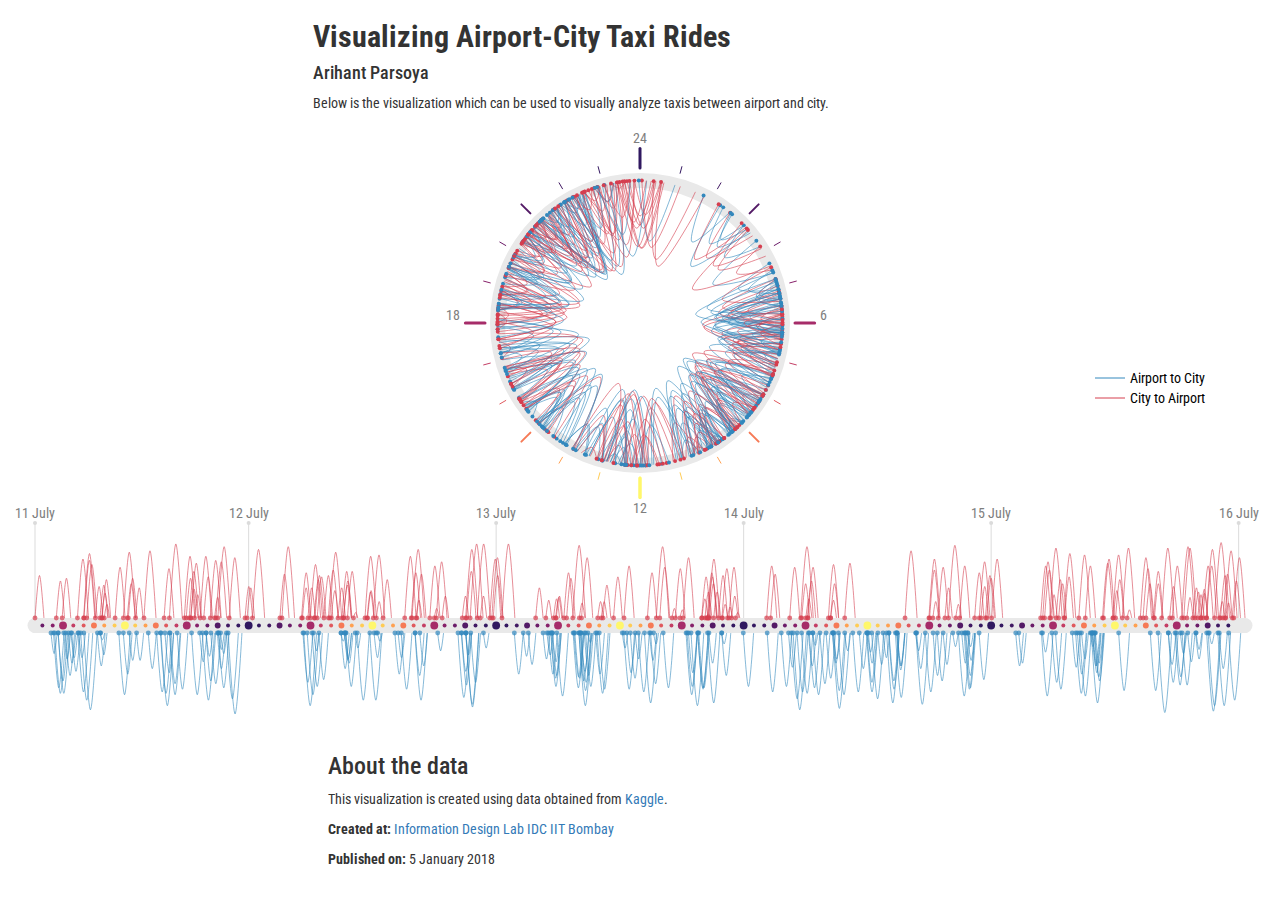
<file: airport_city_taxi/index.html>
<!DOCTYPE html>
<html lang="en">
  <head>
    <!-- India State Map  -->
    <title>Visualizing Airport-City Taxi Rides</title>

    <!--  Scripts  -->
    <script src="scripts/queue.js"></script>
    <script type="text/javascript" src="scripts/jquery-3.1.1.min.js"></script>
    <script src="scripts/select2.min.js"></script>
    <script src="scripts/bootstrap/bootstrap.min.js"></script>
    <link href="scripts/bootstrap/bootstrap.min.css" rel="stylesheet" />
    <link href="https://fonts.googleapis.com/css?family=Roboto+Condensed" rel="stylesheet">
    <script type="text/javascript" src="scripts/d3.v4.js"></script>
    <link href="css/main.css" rel="stylesheet">
  </head>

<body>
  <div class="section">
    <div class='row'>
      <div class="col-md-3"></div>
      <div class="col-md-6">
        <div class='row' class="footer">
            <h2><b>Visualizing Airport-City Taxi Rides</b></h2>
            <h4>Arihant Parsoya</h4>
            <p>
              Below is the visualization which can be used to visually analyze taxis between airport and city.
            </p>
        </div>
      </div>
      <div class="col-md-3"></div>
    </div>
  </div>



  <div class="section">
    <div class='row'>
        <div id="chart">          </div>
    </div>
  </div>


  <div class="section">
    <div class="row">
      <div class="col-md-3"></div>
      <div class="col-md-6">
        <h3>About the data</h3>
        <p>
          This visualization is created using data obtained from <a href='https://www.kaggle.com/sanjaykushwah/uber-request-data/data'>Kaggle</a>.
          <br />
        </p>
        <p>
          <b>Created at:</b>   <a href="https://info-design-lab.github.io">Information Design Lab IDC IIT Bombay</a>
        </p>
        <p>
          <b>Published on:</b> 5 January 2018
        </p>
        <div id="disqus_thread"></div>
      </div>
      <div class="col-md-3"></div>
    </div>
  </div>

  <script src="js/script.js">  </script>
  <script>

  /**
  *  RECOMMENDED CONFIGURATION VARIABLES: EDIT AND UNCOMMENT THE SECTION BELOW TO INSERT DYNAMIC VALUES FROM YOUR PLATFORM OR CMS.
  *  LEARN WHY DEFINING THESE VARIABLES IS IMPORTANT: https://disqus.com/admin/universalcode/#configuration-variables*/
  var disqus_config = function () {
  this.page.url = PAGE_URL;  // Replace PAGE_URL with your page's canonical URL variable
  this.page.identifier = PAGE_IDENTIFIER; // Replace PAGE_IDENTIFIER with your page's unique identifier variable
  };
  (function() { // DON'T EDIT BELOW THIS LINE
  var d = document, s = d.createElement('script');
  s.src = 'https://visualizing-airport-city-taxi-rides.disqus.com/embed.js';
  s.setAttribute('data-timestamp', +new Date());
  (d.head || d.body).appendChild(s);
  })();
  </script>
  
  <noscript>Please enable JavaScript to view the <a href="https://disqus.com/?ref_noscript">comments powered by Disqus.</a></noscript>
</body>
</html>
</file>
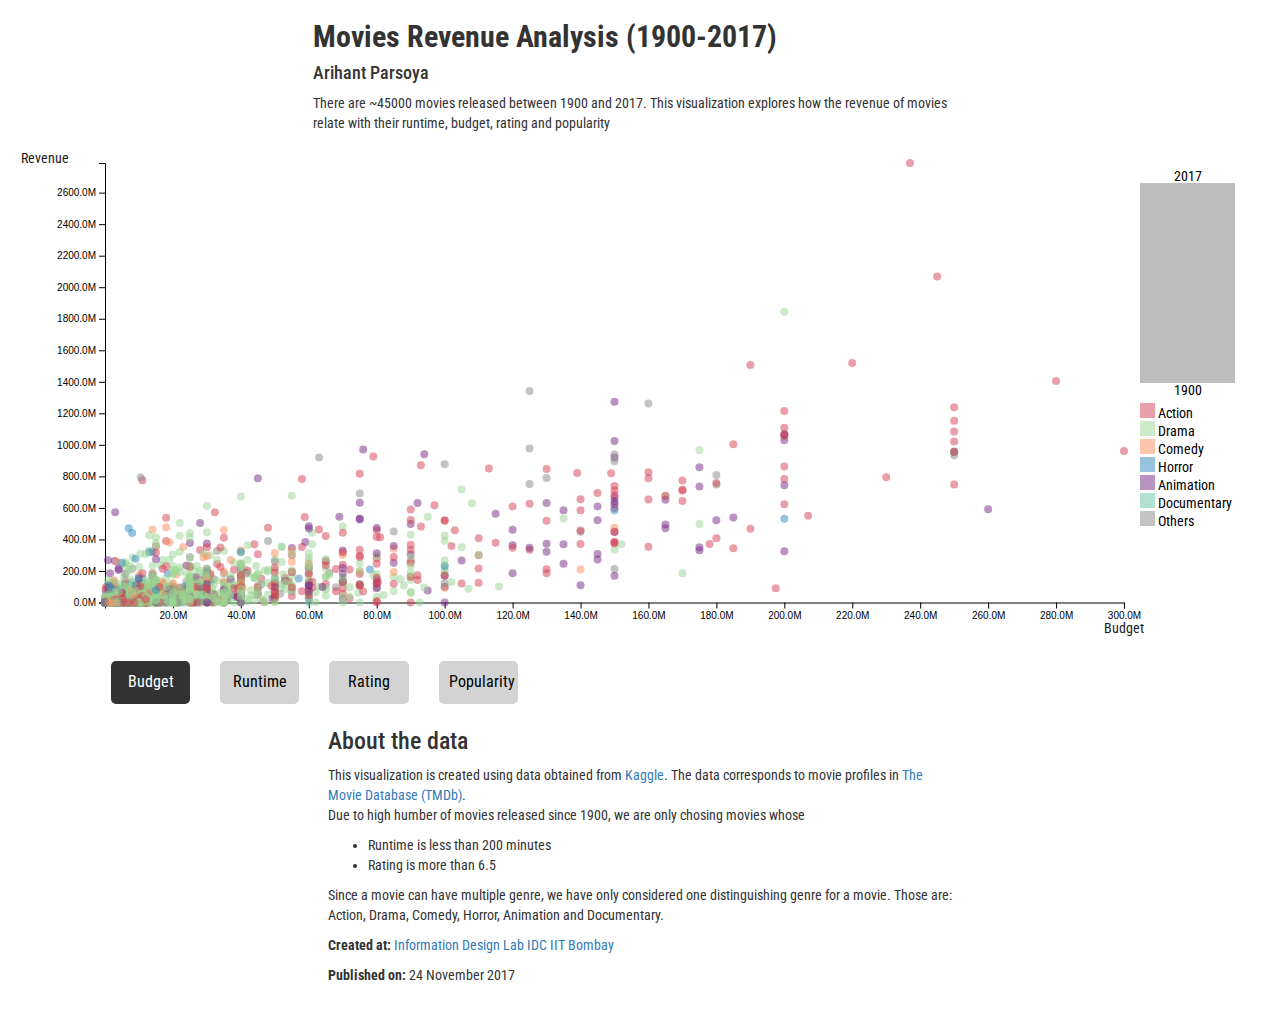
<file: movies_revenue/index.html>
<!DOCTYPE html>
<html lang="en">
  <head>
    <!-- India State Map  -->
    <title>Movies Revenue Analysis (1900-2017)</title>

    <!--  Scripts  -->
    <script type="text/javascript" src="scripts/d3.v4.js"></script>
    <script src="scripts/queue.js"></script>
    <script type="text/javascript" src="scripts/jquery-3.1.1.min.js"></script>
    <script src="scripts/bootstrap/bootstrap.min.js"></script>
    <link href="scripts/bootstrap/bootstrap.min.css" rel="stylesheet" />
    <link href="https://fonts.googleapis.com/css?family=Roboto+Condensed" rel="stylesheet">
    <link href="css/main.css" rel="stylesheet">
  </head>

<body>
  <div class="section">
    <div class='row'>
      <div class="col-md-3"></div>
      <div class="col-md-6">
        <div class='row' class="footer">
            <h2><b>Movies Revenue Analysis (1900-2017)</b></h2>
            <h4>Arihant Parsoya</h4>
            <p>
              There are ~45000 movies released between 1900 and 2017. This visualization explores how the revenue of movies relate with their runtime, budget, rating and popularity
            </p>
        </div>
      </div>
      <div class="col-md-3"></div>
    </div>
  </div>

  <div class="section">
    <div class='row'>
      <div id="budget_scatter">          </div>
    </div>
  </div>
  <div class="section">
    <div class="row">
      <div class="col-md-1">
      </div>
      <div class="col-md-1">
        <button class="button selected" id='button-budget'>Budget</button>
      </div>
      <div class="col-md-1">
        <button class="button" id='button-runtime'>Runtime</button>
      </div>
      <div class="col-md-1">
        <button class="button" id='button-vote_average'>Rating</button>
      </div>
      <div class="col-md-1">
        <button class="button" id='button-popularity'>Popularity</button>
      </div>
    </div>
  </div>

  <div class="section">
    <div class="row">
      <div class="col-md-3"></div>
      <div class="col-md-6">
        <h3>About the data</h3>
        <p>
          This visualization is created using data obtained from <a href='https://www.kaggle.com/rounakbanik/the-movies-dataset'>Kaggle</a>. The data corresponds to movie profiles in <a href="https://www.themoviedb.org/?language=en">The Movie Database (TMDb)</a>.
          <br />
          Due to high humber of movies released since 1900, we are only chosing movies whose
            <ul>
              <li>
                Runtime is less than 200 minutes
              </li>
              <li>
                Rating is more than 6.5
              </li>
            </ul>
            Since a movie can have multiple genre, we have only considered one distinguishing genre for a movie. Those are: Action, Drama, Comedy, Horror, Animation and Documentary.
        </p>
        <p>
          <b>Created at:</b>   <a href="https://info-design-lab.github.io">Information Design Lab IDC IIT Bombay</a>
        </p>
        <p>
          <b>Published on:</b> 24 November 2017
        </p>
        <div id="disqus_thread"></div>
      </div>
      <div class="col-md-3"></div>
    </div>
  </div>
  <script src="js/budget_revenue.js">  </script>
  <script>

  /**
  *  RECOMMENDED CONFIGURATION VARIABLES: EDIT AND UNCOMMENT THE SECTION BELOW TO INSERT DYNAMIC VALUES FROM YOUR PLATFORM OR CMS.
  *  LEARN WHY DEFINING THESE VARIABLES IS IMPORTANT: https://disqus.com/admin/universalcode/#configuration-variables*/

  var disqus_config = function () {
  this.page.url = PAGE_URL;  // Replace PAGE_URL with your page's canonical URL variable
  this.page.identifier = PAGE_IDENTIFIER; // Replace PAGE_IDENTIFIER with your page's unique identifier variable
  };

  (function() { // DON'T EDIT BELOW THIS LINE
  var d = document, s = d.createElement('script');
  s.src = 'https://movies-revenue-analysis.disqus.com/embed.js';
  s.setAttribute('data-timestamp', +new Date());
  (d.head || d.body).appendChild(s);
  })();
  </script>
  <noscript>Please enable JavaScript to view the <a href="https://disqus.com/?ref_noscript">comments powered by Disqus.</a></noscript>
  <script id="dsq-count-scr" src="//movies-revenue-analysis.disqus.com/count.js" async></script>
</body>
</html>
</file>
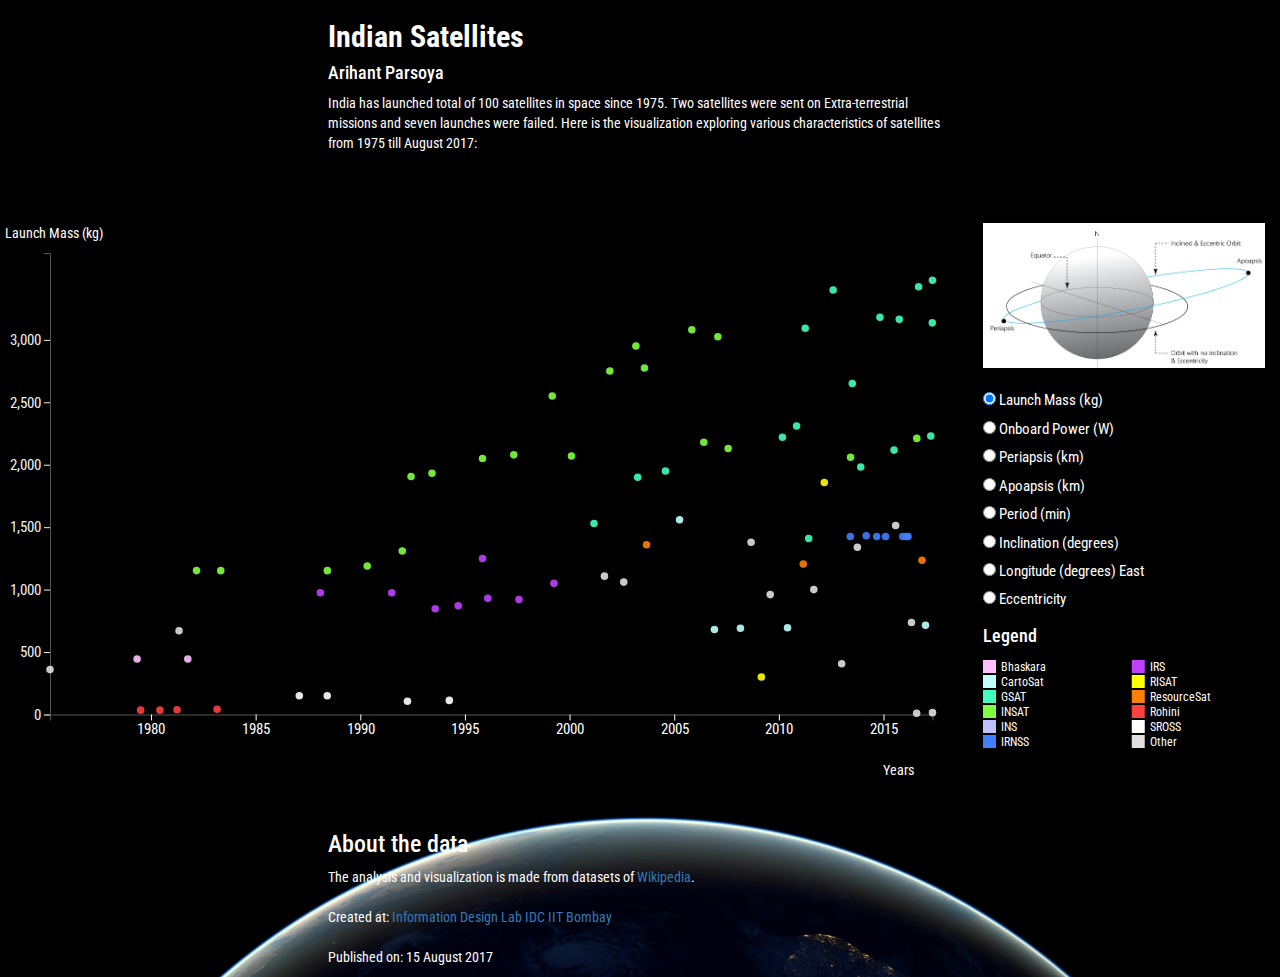
<file: satellite/index.html>
<!DOCTYPE html>
<html lang="en">
  <head>
    <!-- India State Map  -->
    <title>Indian Satellite Visualization</title>

    <!--  Scripts  -->
    <script type="text/javascript" src="scripts/d3.v4.js"></script>
    <script src="scripts/queue.js"></script>
    <script type="text/javascript" src="scripts/jquery-3.1.1.min.js"></script>
    <script src="scripts/bootstrap/bootstrap.min.js"></script>
    <link href="scripts/bootstrap/bootstrap.min.css" rel="stylesheet" />
    <link href="https://fonts.googleapis.com/css?family=Roboto+Condensed" rel="stylesheet">
    <link href="css/main.css" rel="stylesheet">

  </head>

<body>
  <div>
    <div class='row' class="footer">
      <div class="col-md-3"></div>
      <div class="col-md-6">
        <h2><b>Indian Satellites</b></h2>
        <h4>Arihant Parsoya</h4>
        <p>
          <p>India has launched total of 100 satellites in space since 1975. Two satellites were sent on Extra-terrestrial missions and seven launches were failed. Here is the visualization exploring various characteristics of satellites from 1975 till August 2017:</p>
        </p>
        <br />
        <br />
        <br />
      </div>
      <div class="col-md-3"></div>
    </div>
    <div class='row'>
      <div class="col-md-0">

      </div>
      <div class="col-md-9">
        <div id="viz">    </div>
      </div>
      <div class="col-md-3">
        <img src='images/Satellite.png' style="max-width: 95%;"/>
        <br />
        <br />
        <form>
          <div>
            <label class="noselect">
              <input autocomplete="off" name="year" type="radio" class="radio" onclick="updateviz(this)" value="Launch Mass (kg)" checked="checked">
              Launch Mass (kg)
            </label>
          </div>
          <div>
            <label class="noselect">
              <input autocomplete="off" name="year" type="radio" class="radio" onclick="updateviz(this)" value="Onboard Power (W)">
              Onboard Power (W)
            </label>
          </div>
          <div>
            <label class="noselect">
              <input autocomplete="off" name="year" type="radio" class="radio" onclick="updateviz(this)" value="Periapsis (km)">
              Periapsis (km)
            </label>
          </div>
          <div>
            <label class="noselect">
              <input autocomplete="off" name="year" type="radio" class="radio" onclick="updateviz(this)" value="Apoapsis (km)">
              Apoapsis (km)
            </label>
          </div>
          <div>
            <label class="noselect">
              <input autocomplete="off" name="year" type="radio" class="radio" onclick="updateviz(this)" value="Period (min)">
              Period (min)
            </label>
          </div>
          <div>
            <label class="noselect">
              <input autocomplete="off" name="year" type="radio" class="radio" onclick="updateviz(this)" value="Inclination (degrees)">
              Inclination (degrees)
            </label>
          </div>
          <div>
            <label class="noselect">
              <input autocomplete="off" name="year" type="radio" class="radio" onclick="updateviz(this)" value="Longitude (degrees)">
              Longitude (degrees) East
            </label>
          </div>
          <div>
            <label class="noselect">
              <input autocomplete="off" name="year" type="radio" class="radio" onclick="updateviz(this)" value="Eccentricity">
              Eccentricity
            </label>
          </div>
        </form>
        <h4 style="color: white">Legend</h4>
        <div id="legend"></div>
      </div>
    </div>

    <div class="row" id="footer">
      <div class="col-md-3">
      </div>
      <div class="col-md-6">
        <h3>About the data</h3>
        <p>
          The analysis and visualization is made from datasets of <a href="https://en.wikipedia.org/wiki/List_of_Indian_satellites">Wikipedia</a>.
          <br>
          <br>Created at: <a href="http://info-design-lab.github.io" target="_blank">Information Design Lab IDC IIT Bombay</a>
          <br>
          <br>Published on: 15 August 2017
        </p>
        <div id="disqus_thread"></div>

      </div>
      <div class="col-md-3">
      </div>
    </div>
  </div>


  <script src="js/script.js">  </script>
  <script>

  /**
  *  RECOMMENDED CONFIGURATION VARIABLES: EDIT AND UNCOMMENT THE SECTION BELOW TO INSERT DYNAMIC VALUES FROM YOUR PLATFORM OR CMS.
  *  LEARN WHY DEFINING THESE VARIABLES IS IMPORTANT: https://disqus.com/admin/universalcode/#configuration-variables*/
  /*
  var disqus_config = function () {
  this.page.url = PAGE_URL;  // Replace PAGE_URL with your page's canonical URL variable
  this.page.identifier = PAGE_IDENTIFIER; // Replace PAGE_IDENTIFIER with your page's unique identifier variable
  };
  */
  (function() { // DON'T EDIT BELOW THIS LINE
  var d = document, s = d.createElement('script');
  s.src = 'https://indian-satellite-visualization.disqus.com/embed.js';
  s.setAttribute('data-timestamp', +new Date());
  (d.head || d.body).appendChild(s);
  })();
  </script>
  <noscript>Please enable JavaScript to view the <a href="https://disqus.com/?ref_noscript">comments powered by Disqus.</a></noscript>
</body>
</html>
</file>
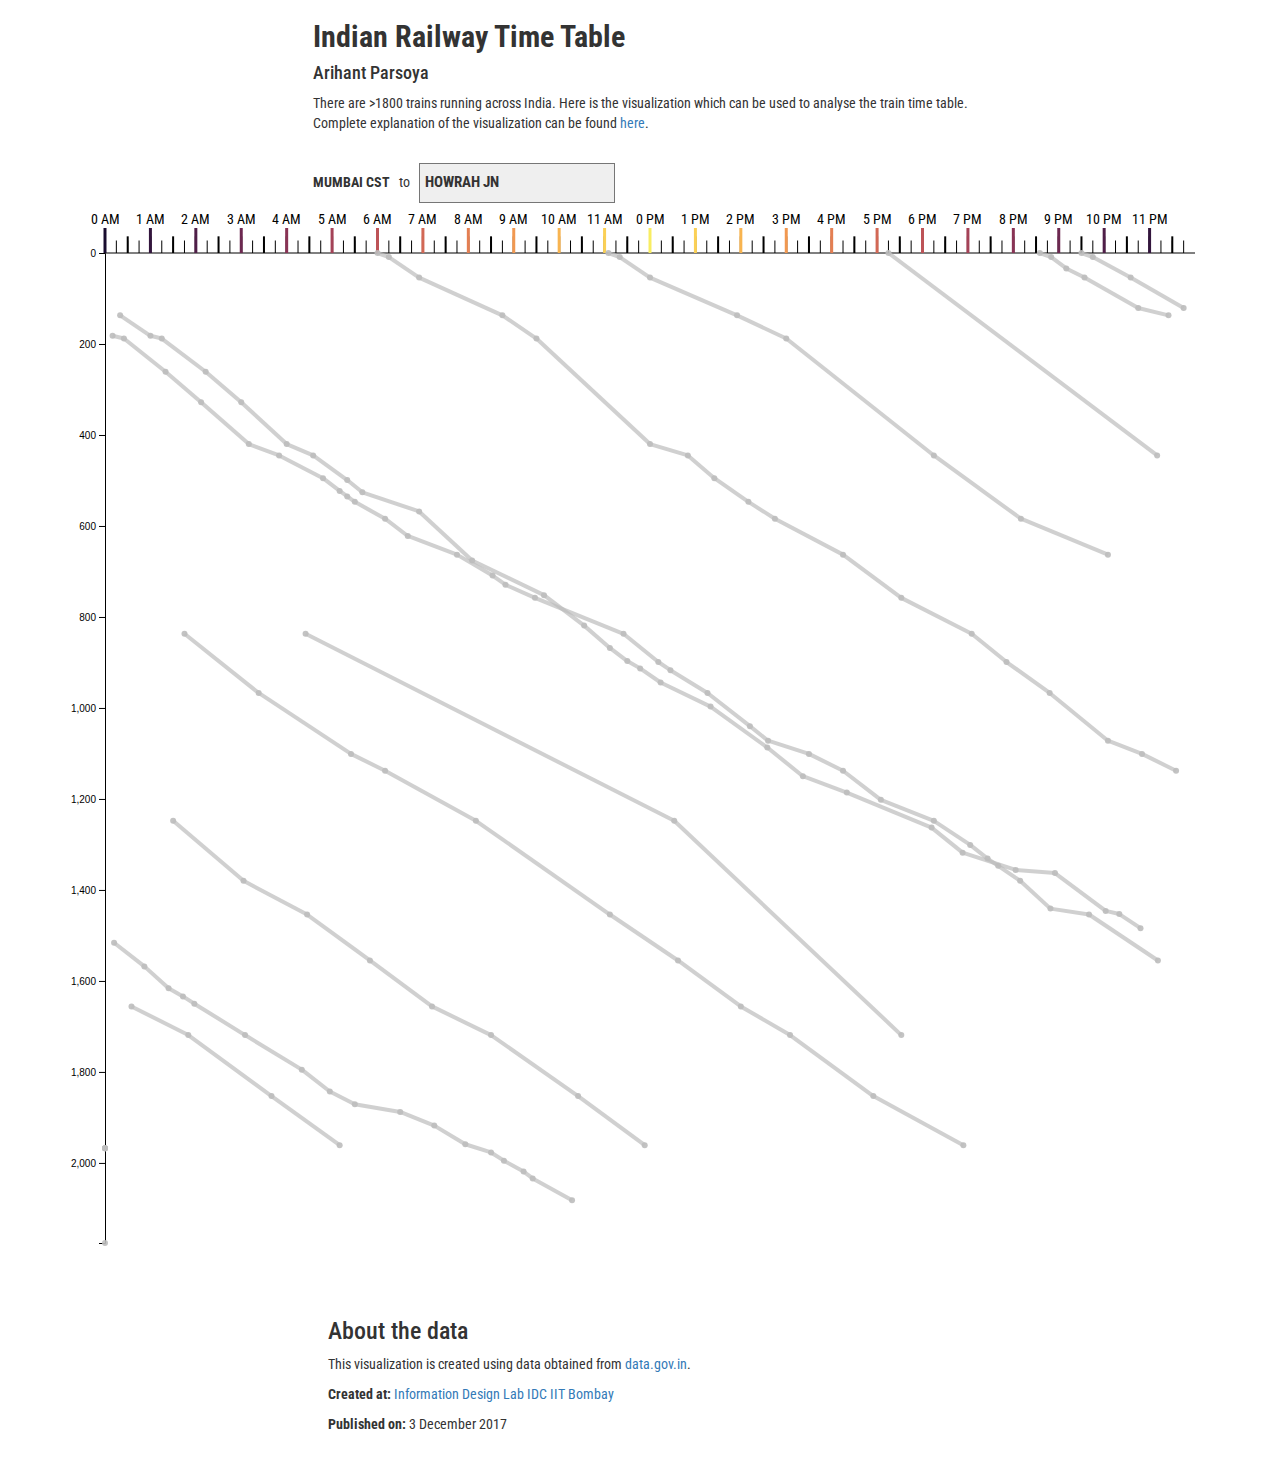
<file: train_schedule/index.html>
<!DOCTYPE html>
<html lang="en">
  <head>
    <!-- India State Map  -->
    <title>Indian Railway Time Table</title>

    <!--  Scripts  -->
    <script type="text/javascript" src="scripts/d3.v4.js"></script>
    <script src="scripts/queue.js"></script>
    <script type="text/javascript" src="scripts/jquery-3.1.1.min.js"></script>
    <script src="scripts/select2.min.js"></script>
    <script src="scripts/bootstrap/bootstrap.min.js"></script>
    <link href="scripts/bootstrap/bootstrap.min.css" rel="stylesheet" />
    <link href="https://fonts.googleapis.com/css?family=Roboto+Condensed" rel="stylesheet">
    <link href="css/main.css" rel="stylesheet">
  </head>

<body>
  <div class="section">
    <div class='row'>
      <div class="col-md-3"></div>
      <div class="col-md-6">
        <div class='row' class="footer">
            <h2><b>Indian Railway Time Table</b></h2>
            <h4>Arihant Parsoya</h4>
            <p>
              There are >1800 trains running across India. Here is the visualization which can be used to analyse the train time table. Complete explanation of the visualization can be found <a href="https://medium.com/@udayanvidyanta/visualising-the-trains-between-howrah-jn-and-mumbai-cst-eacd973948d5">here</a>.
            </p>
            <br />

            <b>MUMBAI CST</b> &nbsp; to &nbsp;
            <select class="selection-box">
              <option value="HOWRAH JN">HOWRAH JN</option>
              <option value="PUNE JN">PUNE JN</option>
              <option value="BANGALORE CANT">BANGALORE CANT </option>
              <option value="HYDERABAD DECAN">HYDERABAD DECAN</option>
            </select>
        </div>
      </div>
      <div class="col-md-3"></div>
    </div>
  </div>

  <div class="section">
    <div class='row'>
      <div id="chart">          </div>
    </div>
  </div>


  <div class="section">
    <div class="row">
      <div class="col-md-3"></div>
      <div class="col-md-6">
        <h3>About the data</h3>
        <p>
          This visualization is created using data obtained from <a href='https://data.gov.in/catalog/indian-railways-train-time-table-0'>data.gov.in</a>.
          <br />
        </p>
        <p>
          <b>Created at:</b>   <a href="https://info-design-lab.github.io">Information Design Lab IDC IIT Bombay</a>
        </p>
        <p>
          <b>Published on:</b> 3 December 2017
        </p>
        <div id="disqus_thread"></div>
      </div>
      <div class="col-md-3"></div>
    </div>
  </div>
  <script src="js/script.js">  </script>
  <script>

  /**
  *  RECOMMENDED CONFIGURATION VARIABLES: EDIT AND UNCOMMENT THE SECTION BELOW TO INSERT DYNAMIC VALUES FROM YOUR PLATFORM OR CMS.
  *  LEARN WHY DEFINING THESE VARIABLES IS IMPORTANT: https://disqus.com/admin/universalcode/#configuration-variables*/

  var disqus_config = function () {
  this.page.url = PAGE_URL;  // Replace PAGE_URL with your page's canonical URL variable
  this.page.identifier = PAGE_IDENTIFIER; // Replace PAGE_IDENTIFIER with your page's unique identifier variable
  };
  (function() { // DON'T EDIT BELOW THIS LINE
  var d = document, s = d.createElement('script');
  s.src = 'https://indian-railways-time-table.disqus.com/embed.js';
  s.setAttribute('data-timestamp', +new Date());
  (d.head || d.body).appendChild(s);
  })();
  </script>
  <noscript>Please enable JavaScript to view the <a href="https://disqus.com/?ref_noscript">comments powered by Disqus.</a></noscript>
</body>
</html>
</file>
<file: airport_city_taxi/css/main.css>
body, html{
  font-family: 'Roboto Condensed', sans-serif;
  margin: 0;
  padding: 0;
  overflow-x: hidden;
}

.d3-tip {
  line-height: 1;
  font-weight: normal;
  color: rgba(0, 0, 0, 0.8);
  border-radius: 3px;
  border-color: red;
  position: absolute;
  z-index: 10px;
  visibility: hidden;
  background: white;
  font-size: 15px;
  font-weight: normal;
  fill: #808080;
  border-radius: 3px;
  border-style: bold;
  border-width: 2px;
  border-color: #1a1a1a;
  width: auto;
}
/* Style northward tooltips differently */
.d3-tip.n:after {
  margin: -1px 0 0 0;
  top: 100%;
  left: 0;
}

path {
	fill: none;
  stroke: none;
}
</file>
<file: movies_revenue/css/main.css>
body, html{
  font-family: 'Roboto Condensed', sans-serif;
  margin: 0;
  padding: 0;
  overflow-x: hidden;
}

.button {
    background-color: #d3d3d3;
    border: none;
    color: black;
    padding: 10px 10px;
    text-align: center;
    text-decoration: none;
    display: inline-block;
    font-size: 16px;
    margin: 4px 2px;
    cursor: pointer;
    border-radius: 5px;
    width: 100%;
}

.selected{
  background-color: #323232;
  color: white;
}

.d3-tip {
  line-height: 1;
  font-weight: normal;
  padding: 5px;
  background: #0000;
  color: rgba(0, 0, 0, 0.8);
  border-radius: 3px;
  width: 250px;
  border-color: red;
}
/* Style northward tooltips differently */
.d3-tip.n:after {
  margin: -1px 0 0 0;
  top: 100%;
  left: 0;
}
</file>
<file: satellite/css/main.css>
body, html{
  font-family: 'Roboto Condensed', sans-serif;
  margin: 0;
  padding: 0;
  overflow-x: hidden;
  background: black;
  color: white;
}

.line {
  fill: none;
  stroke: steelblue;
  stroke-width: 2px;
}

.axis{
  font-family: 'Roboto Condensed', sans-serif;
}

svg{
    cursor: default;
    overflow-y: hidden;
}

form{
  font-family: 'Roboto Condensed', sans-serif;
  font-size: 15px;
  color: white;
  background: black;
}

/* Place the radio button and its labels in the same line */
input[type="radio"] {
  display: inline;
  margin-bottom: 0px; }
label > .label-body {
  margin-left: .5rem;
  font-weight: normal;
}

label{
  font-weight: normal;
}

.noselect {
  -webkit-touch-callout: none; /* iOS Safari */
    -webkit-user-select: none; /* Safari */
     -khtml-user-select: none; /* Konqueror HTML */
       -moz-user-select: none; /* Firefox */
        -ms-user-select: none; /* Internet Explorer/Edge */
            user-select: none; /* Non-prefixed version, currently
                                  supported by Chrome and Opera */
}


.d3-tip {
  line-height: 1;
  font-weight: normal;
  padding: 12px;
  background: #fff;
  color: rgba(0, 0, 0, 0.8);
  border-radius: 3px;
  width: 300px;
}
/* Style northward tooltips differently */
.d3-tip.n:after {
  margin: -1px 0 0 0;
  top: 100%;
  left: 0;
}

#footer{
   background-image: url("images/Earth.jpg");
   background-size:cover;
}
</file>
<file: train_schedule/css/main.css>
body, html{
  font-family: 'Roboto Condensed', sans-serif;
  margin: 0;
  padding: 0;
  overflow-x: hidden;
}

.button {
    background-color: #d3d3d3;
    border: none;
    color: black;
    padding: 10px 10px;
    text-align: center;
    text-decoration: none;
    display: inline-block;
    font-size: 16px;
    margin: 4px 2px;
    cursor: pointer;
    border-radius: 5px;
    width: 100%;
}

.selected{
  background-color: #323232;
  color: white;
}

.selection-box{
  -webkit-appearance: none;
  font-family: 'Roboto Condensed', sans-serif;
  width: 30%;
  font-size: 15px;
  height: 40px;
  padding: 5px;
  font-weight: bold;
}

.d3-tip {
  line-height: 1;
  font-weight: normal;
  padding: 12px;
  background: #0000;
  color: rgba(0, 0, 0, 0.8);
  border-radius: 3px;
  width: 250px;
  border-color: red;
}
/* Style northward tooltips differently */
.d3-tip.n:after {
  margin: -1px 0 0 0;
  top: 100%;
  left: 0;
}
</file>
